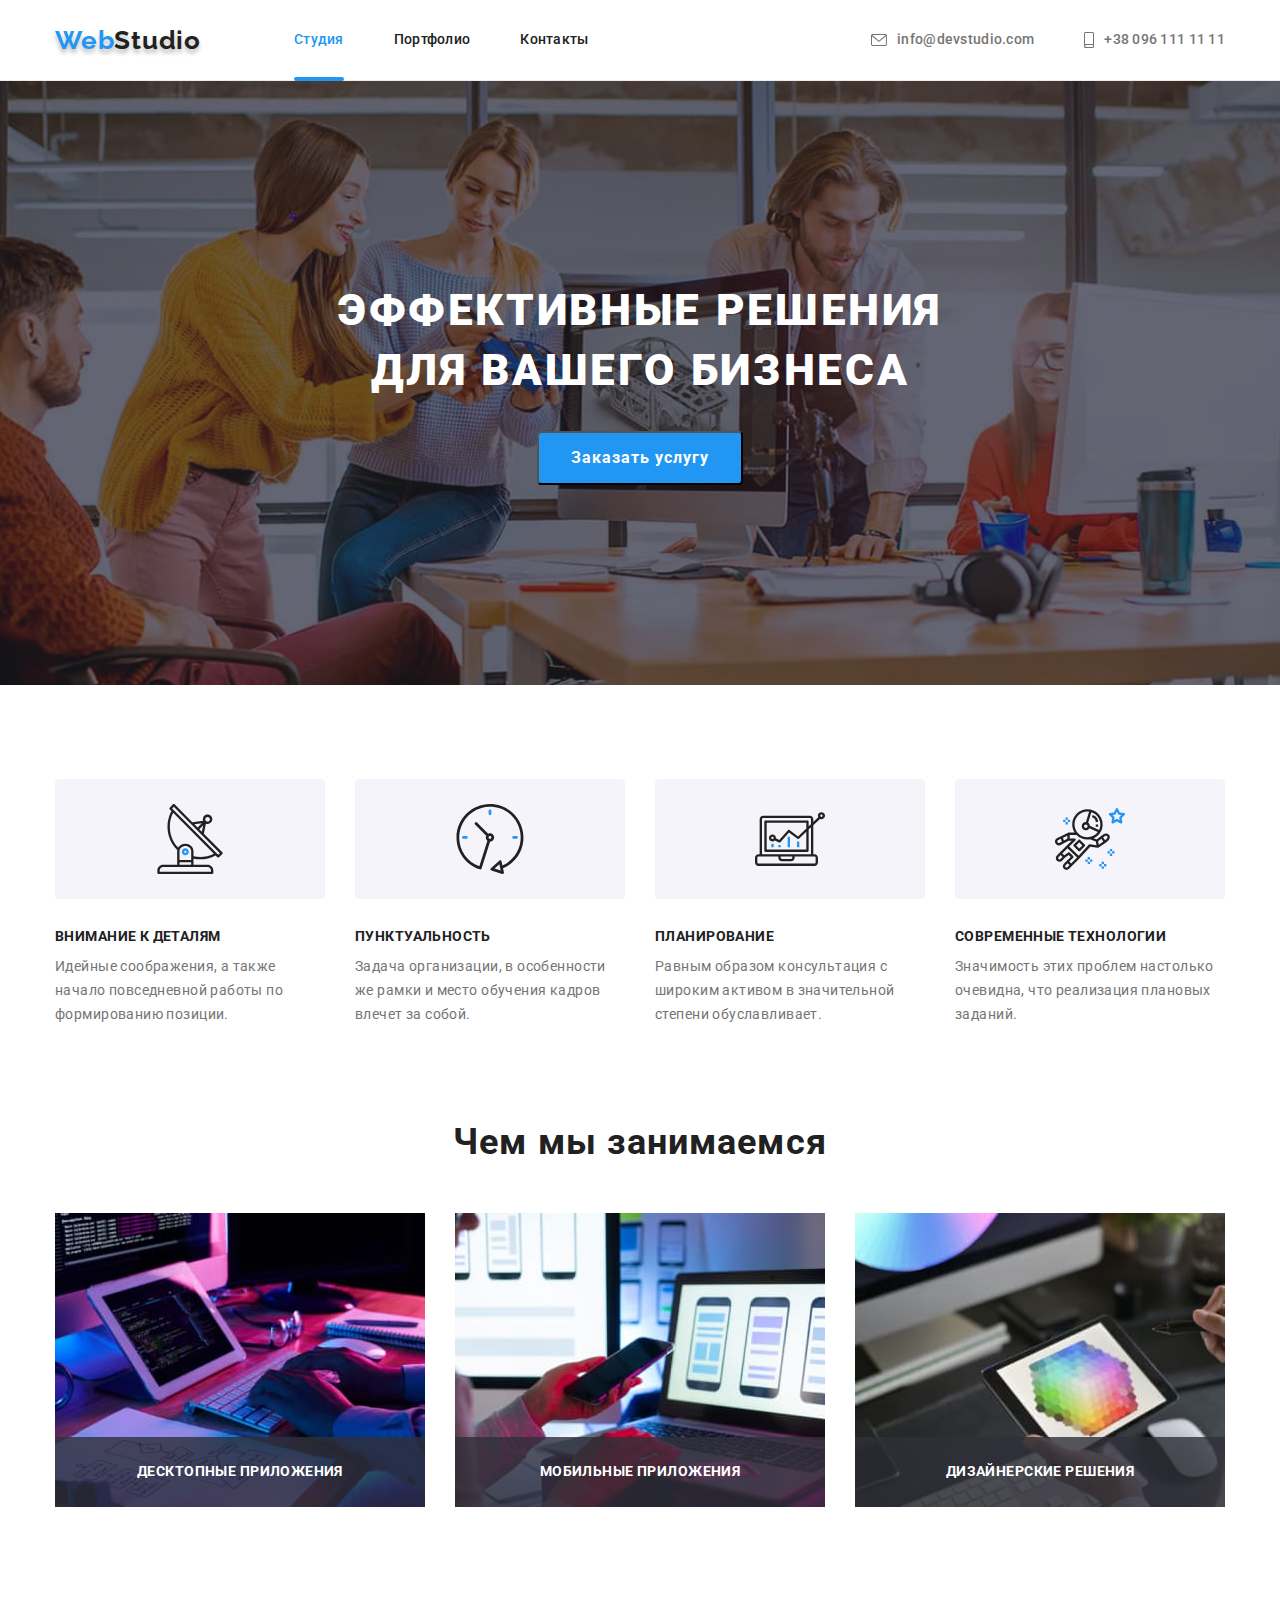
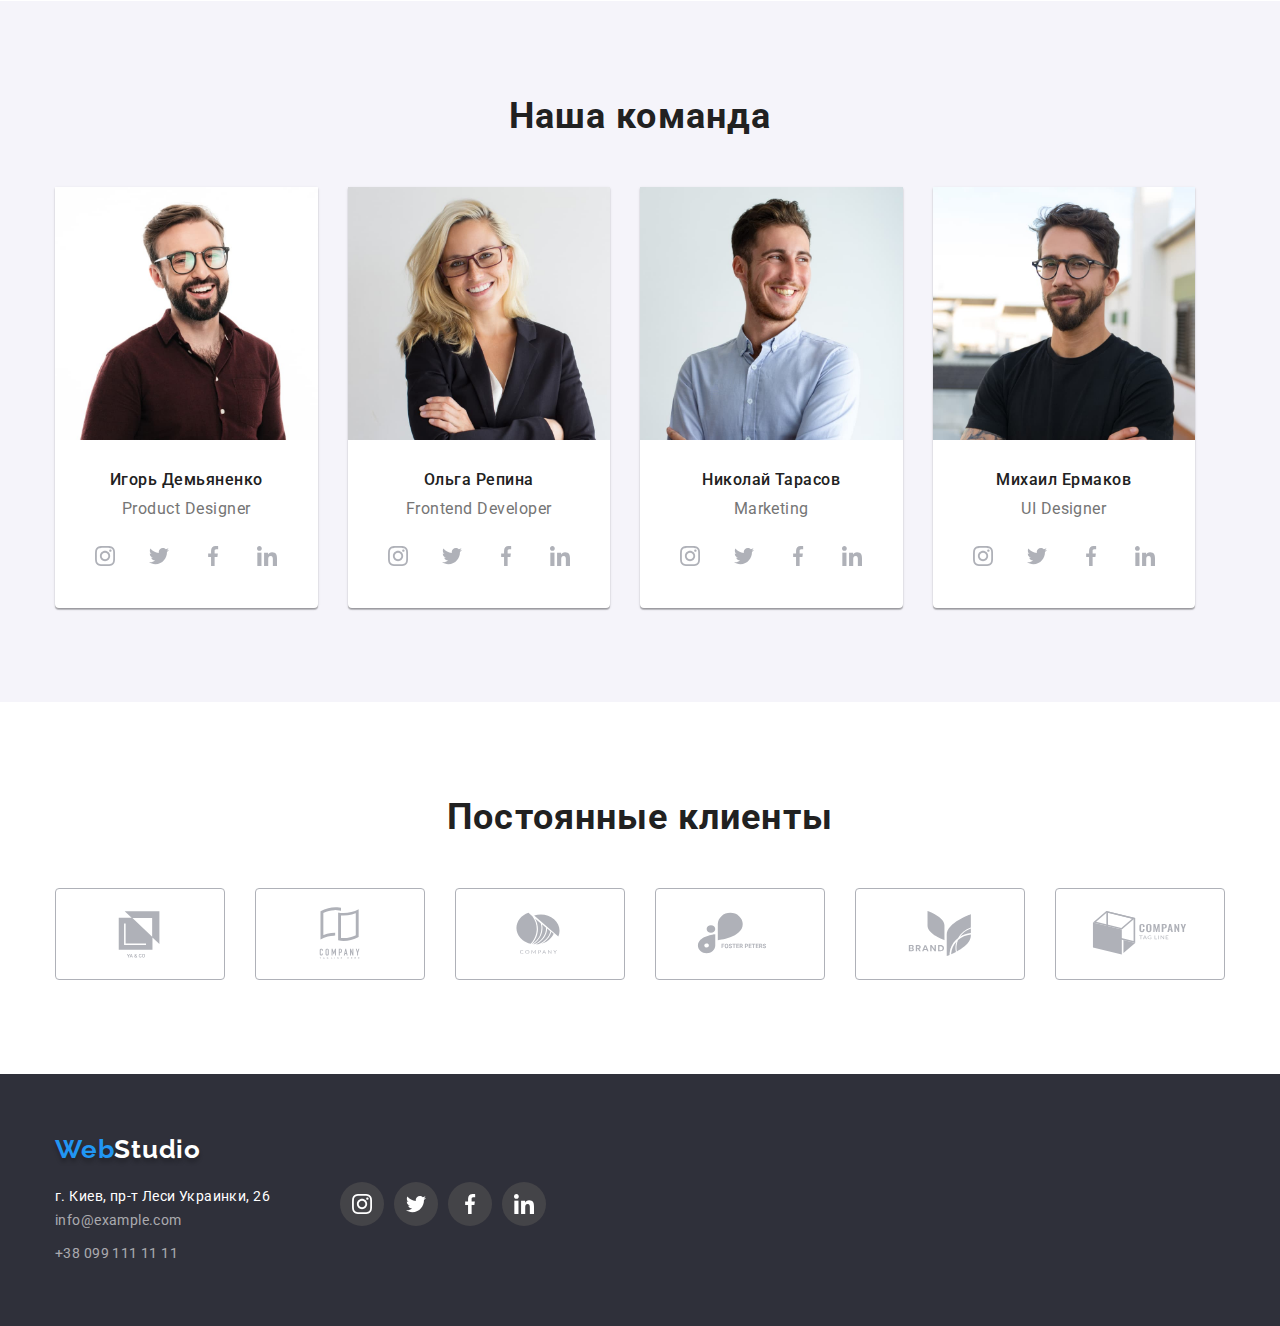
<file: index.html>
<!DOCTYPE html>
<html lang="en">
<head>
    <meta charset="UTF-8">
    <meta http-equiv="X-UA-Compatible" content="IE=edge">
    <meta name="viewport" content="width=device-width, initial-scale=1.0">
    <title>Studija</title>
    <link rel="preconnect" href="https://fonts.googleapis.com">
    <link rel="preconnect" href="https://fonts.gstatic.com" crossorigin>
    <link href="https://fonts.googleapis.com/css2?family=Raleway:wght@700&family=Roboto:wght@400;500;700;900&display=swap" rel="stylesheet">
    <link rel="stylesheet" href="https://cdnjs.cloudflare.com/ajax/libs/modern-normalize/1.1.0/modern-normalize.min.css">
    <link rel="stylesheet" href="https://cdnjs.cloudflare.com/ajax/libs/animate.css/4.1.1/animate.min.css"/>
    <link href="https://unpkg.com/aos@2.3.1/dist/aos.css" rel="stylesheet">
    <link rel="stylesheet" href="./css/styles.css">
</head>
<body>
    <header class="header">
        <div class="container">
        <a class="header-logo logo" href="">Web<span>Studio</span></a>
        <nav>
            <ul class="header-nav list">
                <li class="header-nav-item"><a href="" class="link-current">Студия</a></li>
                <li class="header-nav-item"><a href="./portfolio.html" target="_blank" class="header-link link">Портфолио</a></li>
                <li class="header-nav-item"><a href="" class="header-link link">Контакты</a></li>
            </ul>
        </nav>
        <ul class="header-list list">
            <li class="header-item">
                <a href="mailto:info@devstudio.com"  class="contact-link">
                    <svg class="contact-link-icon" width="16" height="12">
                        <use href="./images/icons.svg/symbol-defs.svg#icon-envelope"></use>
                    </svg>info@devstudio.com</a>
            </li>
            <li class="header-item">
                <a href="tel:+380961111111" class="contact-link">
                    <svg class="contact-link-icon" width="10" height="16">
                        <use href="./images/icons.svg/symbol-defs.svg#icon-smartphone"></use>
                    </svg>+38 096 111 11 11</a>
            </li>
        </ul>
        </div>
    </header>
    <main class="main-content">
        <section class="hero">
            <div class="container">
                <h1 class="hero-list">Эффективные решения для вашего бизнеса</h1>
                <button type="button" class="hero-btn" data-modal-open>Заказать услугу</button>
            </div>
        </section>
        <section class="featurs">
            <div class="container">
            <h2 class="feature-title visually-hidden">Наши особенности</h2>
            <ul class="feature-list list">
                <li class="feature-item">
                    <div class="feature-item-icon">
                        <svg class="feature-icon" width="70" height="70">
                            <use href="./images/icons.svg/symbol-defs.svg#icon-antenna"></use>
                        </svg>
                    </div>
                    <h3 class="title">Внимание к деталям</h3>
                    <p class="feature-text">Идейные соображения, а также начало повседневной работы по формированию позиции.</p>
                </li>
                <li class="feature-item">
                    <div class="feature-item-icon">
                        <svg class="feature-icon" width="70" height="70">
                            <use href="./images/icons.svg/symbol-defs.svg#icon-clock"></use>
                        </svg>
                    </div>
                    <h3 class="title">Пунктуальность</h3>
                    <p class="feature-text">Задача организации, в особенности же рамки и место обучения кадров влечет за собой.</p>
                </li>
                <li class="feature-item">
                    <div class="feature-item-icon">
                        <svg class="feature-icon" width="70" height="70">
                            <use href="./images/icons.svg/symbol-defs.svg#icon-diagram"></use>
                        </svg>
                    </div>
                    <h3 class="title">Планирование</h3>
                    <p class="feature-text">Равным образом консультация с широким активом в значительной степени обуславливает.</p>
                </li>
                <li class="feature-item">
                    <div class="feature-item-icon">
                        <svg class="feature-icon" width="70" height="70">
                            <use href="./images/icons.svg/symbol-defs.svg#icon-astronaut"></use>
                        </svg>
                    </div>
                    <h3 class="title">Современные технологии</h3>
                    <p class="feature-text">Значимость этих проблем настолько очевидна, что реализация плановых заданий.</p>
                </li>
            </ul>
            </div>
        </section>
        <section class="projects">
            <div class="container">
            <h2 class="project-title">Чем мы занимаемся</h2>
            <ul class="project-list list">
                <div class="project-top">
                    <li class="project-item"><img src="./images/box1.jpg" alt="Разработка ПО" width="370">
                        <p class="project-top-text">Десктопные приложения</p>
                    </li>
                </div>
                <div class="project-top">
                    <li class="project-item"><img src="./images/box2.jpg" alt="Мобильные приложения" width="370">
                        <p class="project-top-text">Мобильные приложения</p>
                    </li>
                </div>
                <div class="project-top">
                    <li class="project-item"><img src="./images/box3.jpg" alt="Дизайн" width="370">
                        <p class="project-top-text">Дизайнерские решения</p>
                    </li>
                </div>
            </ul>
            </div>
        </section>
        <section class="command">
            <div class="container">
            <h2 class="command-title">Наша команда</h2>
            <ul class="command-list list">
                <li class="command-item">
                    <img class="command-foto" src="./images/product-designer.jpg" alt="Игорь Демьяненко" width="270">
                    <div class="command-text">
                        <h3 class="command-name">Игорь Демьяненко</h3>
                        <p class="command-work">Product Designer</p>
                        <ul class="command-soc-list list">
                            <li class="command-soc-item">
                                <a href="" class="command-soc-link">
                                    <svg class="command-soc-icon" width="20" height="20">
                                        <use href="./images/icons.svg/symbol-defs.svg#icon-instagram"></use>
                                    </svg>
                                </a>
                            </li>
                            <li class="command-soc-item">
                                <a href="" class="command-soc-link">
                                    <svg class="command-soc-icon" width="20" height="20">
                                        <use href="./images/icons.svg/symbol-defs.svg#icon-twitter"></use>
                                    </svg>
                                </a>
                            </li>
                            <li class="command-soc-item">
                                <a href="" class="command-soc-link">
                                    <svg class="command-soc-icon" width="20" height="20">
                                        <use href="./images/icons.svg/symbol-defs.svg#icon-facebook"></use>
                                    </svg>
                                </a>
                            </li>
                            <li class="command-soc-item">
                                <a href="" class="command-soc-link">
                                    <svg class="command-soc-icon" width="20" height="20">
                                        <use href="./images/icons.svg/symbol-defs.svg#icon-linkedin"></use>
                                    </svg>
                                </a>
                            </li>
                        </ul>
                    </div>
                </li>
                <li class="command-item">
                    <img class="command-foto" src="./images/frontend-developer.jpg" alt="Ольга Репина" width="270">
                    <div class="command-text">
                        <h3 class="command-name">Ольга Репина</h3>
                        <p class="command-work">Frontend Developer</p>
                        <ul class="command-soc-list list">
                            <li class="command-soc-item">
                                <a href="" class="command-soc-link">
                                    <svg class="command-soc-icon" width="20" height="20">
                                        <use href="./images/icons.svg/symbol-defs.svg#icon-instagram"></use>
                                    </svg>
                                </a>
                            </li>
                            <li class="command-soc-item">
                                <a href="" class="command-soc-link">
                                    <svg class="command-soc-icon" width="20" height="20">
                                        <use href="./images/icons.svg/symbol-defs.svg#icon-twitter"></use>
                                    </svg>
                                </a>
                            </li>
                            <li class="command-soc-item">
                                <a href="" class="command-soc-link">
                                    <svg class="command-soc-icon" width="20" height="20">
                                        <use href="./images/icons.svg/symbol-defs.svg#icon-facebook"></use>
                                    </svg>
                                </a>
                            </li>
                            <li class="command-soc-item">
                                <a href="" class="command-soc-link">
                                    <svg class="command-soc-icon" width="20" height="20">
                                        <use href="./images/icons.svg/symbol-defs.svg#icon-linkedin"></use>
                                    </svg>
                                </a>
                            </li>
                        </ul>
                    </div>
                </li>
                <li class="command-item">
                    <img class="command-foto" src="./images/marketing.jpg" alt="Николай Тарасов" width="270">
                    <div class="command-text">
                        <h3 class="command-name">Николай Тарасов</h3>
                        <p class="command-work">Marketing</p>
                        <ul class="command-soc-list list">
                            <li class="command-soc-item">
                                <a href="" class="command-soc-link">
                                    <svg class="command-soc-icon" width="20" height="20">
                                        <use href="./images/icons.svg/symbol-defs.svg#icon-instagram"></use>
                                    </svg>
                                </a>
                            </li>
                            <li class="command-soc-item">
                                <a href="" class="command-soc-link">
                                    <svg class="command-soc-icon" width="20" height="20">
                                        <use href="./images/icons.svg/symbol-defs.svg#icon-twitter"></use>
                                    </svg>
                                </a>
                            </li>
                            <li class="command-soc-item">
                                <a href="" class="command-soc-link">
                                    <svg class="command-soc-icon" width="20" height="20">
                                        <use href="./images/icons.svg/symbol-defs.svg#icon-facebook"></use>
                                    </svg>
                                </a>
                            </li>
                            <li class="command-soc-item">
                                <a href="" class="command-soc-link">
                                    <svg class="command-soc-icon" width="20" height="20">
                                        <use href="./images/icons.svg/symbol-defs.svg#icon-linkedin"></use>
                                    </svg>
                                </a>
                            </li>
                        </ul>
                    </div>
                </li>
                <li class="command-item">
                    <img class="command-foto" src="./images/designer.jpg" alt="Михаил Ермаков" width="270">
                    <div class="command-text">
                        <h3 class="command-name">Михаил Ермаков</h3>
                        <p class="command-work">UI Designer</p>
                        <ul class="command-soc-list list">
                            <li class="command-soc-item">
                                <a href="" class="command-soc-link">
                                    <svg class="command-soc-icon" width="20" height="20">
                                        <use href="./images/icons.svg/symbol-defs.svg#icon-instagram"></use>
                                    </svg>
                                </a>
                            </li>
                            <li class="command-soc-item">
                                <a href="" class="command-soc-link">
                                    <svg class="command-soc-icon" width="20" height="20">
                                        <use href="./images/icons.svg/symbol-defs.svg#icon-twitter"></use>
                                    </svg>
                                </a>
                            </li>
                            <li class="command-soc-item">
                                <a href="" class="command-soc-link">
                                    <svg class="command-soc-icon" width="20" height="20">
                                        <use href="./images/icons.svg/symbol-defs.svg#icon-facebook"></use>
                                    </svg>
                                </a>
                            </li>
                            <li class="command-soc-item">
                                <a href="" class="command-soc-link">
                                    <svg class="command-soc-icon" width="20" height="20">
                                        <use href="./images/icons.svg/symbol-defs.svg#icon-linkedin"></use>
                                    </svg>
                                </a>
                            </li>
                        </ul>
                    </div>
                </li>
            </ul>
            </div>
        </section>
        <section class="clients">
            <div class="container">
                <h2 class="client-title">Постоянные клиенты</h2>
                <ul class="client-list list">
                    <li class="client-item">
                        <a href="" class="client-link-icon">
                            <svg class="client-icon" width="106" height="60">
                                <use href="./images/icons.svg/symbol-defs.svg#icon-logo1"></use>
                            </svg>
                        </a>
                    </li>
                    <li class="client-item">
                        <a href="" class="client-link-icon">
                            <svg class="client-icon" width="106" height="60">
                                <use href="./images/icons.svg/symbol-defs.svg#icon-logo2"></use>
                            </svg>
                        </a>
                    </li>
                    <li class="client-item">
                        <a href="" class="client-link-icon">
                            <svg class="client-icon" width="106" height="60">
                                <use href="./images/icons.svg/symbol-defs.svg#icon-logo3"></use>
                            </svg>
                        </a>
                    </li>
                    <li class="client-item">
                        <a href="" class="client-link-icon">
                            <svg class="client-icon" width="106" height="60">
                                <use href="./images/icons.svg/symbol-defs.svg#icon-logo4"></use>
                            </svg>
                        </a>
                    </li>
                    <li class="client-item">
                        <a href="" class="client-link-icon">
                            <svg class="client-icon" width="106" height="60">
                                <use href="./images/icons.svg/symbol-defs.svg#icon-logo5"></use>
                            </svg>
                        </a>
                    </li>
                    <li class="client-item">
                        <a href="" class="client-link-icon">
                            <svg class="client-icon" width="106" height="60">
                                <use href="./images/icons.svg/symbol-defs.svg#icon-logo6"></use>
                            </svg>
                        </a>
                    </li>
                </ul>
            </div>
        </section>
    </main>
    <footer>
        <div class="container">
            <div class="footer-left">
                <a class="logo" href="">Web<span class="footer-logo">Studio</span></a>
                <address class="footer-contact">
                    <p>г. Киев, пр-т Леси Украинки, 26</p>
                    <ul class="footer-list list">
                        <li class="footer-item"><a href="mailto:info@example.com" class="footer-contact-link">info@example.com</a></li>
                        <li class="footer-item"><a href="tel:+380991111111" class="footer-contact-link">+38 099 111 11 11</a></li>
                    </ul>
                </address>
            </div>
            <div class="footer-social">
                <h2 class="footer-social-title" data-aos="zoom-out-up">Присоединяйтесь</h2>
                <ul class="footer-soc-list list">
                    <li class="footer-soc-item">
                        <a href="" class="footer-soc-link">
                            <svg class="footer-soc-icon" width="20" height="20">
                                <use href="./images/icons.svg/symbol-defs.svg#icon-instagram"></use>
                            </svg>
                        </a>
                    </li>
                    <li class="footer-soc-item">
                        <a href="" class="footer-soc-link">
                            <svg class="footer-soc-icon" width="20" height="20">
                                <use href="./images/icons.svg/symbol-defs.svg#icon-twitter"></use>
                            </svg>
                        </a>
                    </li>
                    <li class="footer-soc-item">
                        <a href="" class="footer-soc-link">
                            <svg class="footer-soc-icon" width="20" height="20">
                                <use href="./images/icons.svg/symbol-defs.svg#icon-facebook"></use>
                            </svg>
                        </a>
                    </li>
                    <li class="footer-soc-item">
                        <a href="" class="footer-soc-link">
                            <svg class="footer-soc-icon" width="20" height="20">
                                <use href="./images/icons.svg/symbol-defs.svg#icon-linkedin"></use>
                            </svg>
                        </a>
                    </li>
                </ul>
            </div> 
        </div>    
    </footer>
    <div class="backdrop is-hidden" data-modal>
        <div class="modal">
            <button type="button" class="modal-close-btn" data-modal-close>
                <svg class="modal-close-icon" width="18" height="18">
                    <use href="./images/icons.svg/symbol-defs.svg#icon-close-black"></use>
                </svg>
            </button>
        </div>
    </div>
    <script src="https://unpkg.com/aos@2.3.1/dist/aos.js"></script>
    <script>
        AOS.init();
      </script>
      <script src="./js/modal.js"></script>
</body>
</html>
</file>
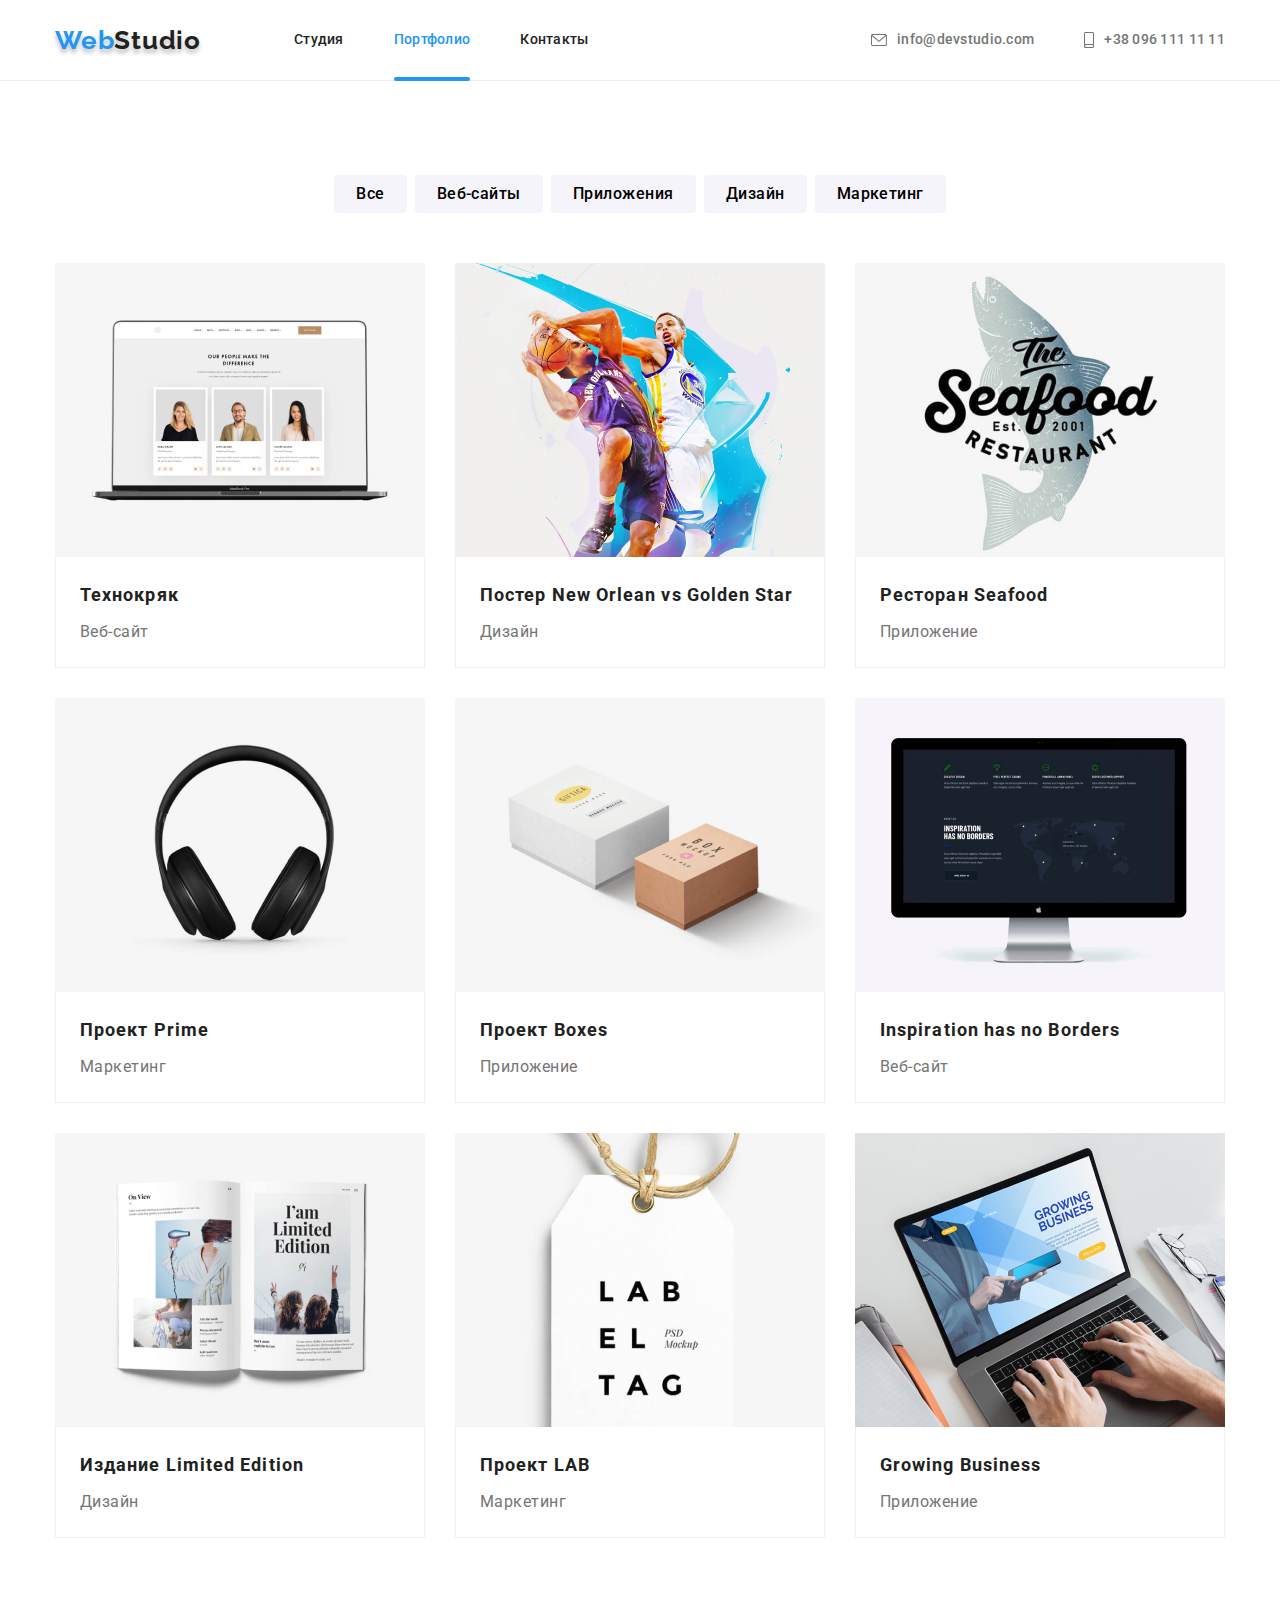
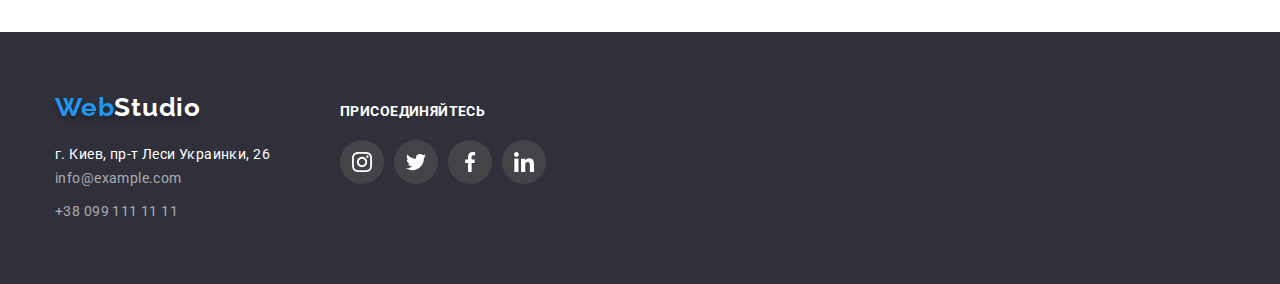
<file: portfolio.html>
<!DOCTYPE html>
<html lang="en">
<head>
    <meta charset="UTF-8">
    <meta http-equiv="X-UA-Compatible" content="IE=edge">
    <meta name="viewport" content="width=device-width, initial-scale=1.0">
    <title>Portfolio</title>
    <link rel="preconnect" href="https://fonts.googleapis.com">
    <link rel="preconnect" href="https://fonts.gstatic.com" crossorigin>
    <link href="https://fonts.googleapis.com/css2?family=Raleway:wght@700&family=Roboto:wght@400;500;700;900&display=swap" rel="stylesheet">
    <link rel="stylesheet" href="https://cdnjs.cloudflare.com/ajax/libs/modern-normalize/1.1.0/modern-normalize.min.css">
    <link rel="stylesheet" href="./css/styles.css">
</head>
<body class="portfolio">
    <header class="header">
        <div class="container">
        <a class="header-logo logo" href="">Web<span>Studio</span></a>
        <nav>
            <ul class="header-nav list">
                <li class="header-nav-item"><a href="./index.html" target="_blank" class=" header-link link">Студия</a></li>
                <li class="header-nav-item"><a href="" class="link-current link" >Портфолио</a></li>
                <li class="header-nav-item"><a href="" class=" header-link link">Контакты</a></li>
            </ul>
        </nav>
        <ul class="header-list list">
            <li class="header-item">
                <a href="mailto:info@devstudio.com"  class="contact-link">
                    <svg class="contact-link-icon" width="16" height="12">
                        <use href="./images/icons.svg/symbol-defs.svg#icon-envelope"></use>
                    </svg>info@devstudio.com</a>
            </li>
            <li class="header-item">
                <a href="tel:+380961111111" class="contact-link">
                    <svg class="contact-link-icon" width="10" height="16">
                        <use href="./images/icons.svg/symbol-defs.svg#icon-smartphone"></use>
                    </svg>+38 096 111 11 11</a>
            </li>
        </ul>
        </div>
    </header>
    <main>
        <section class="buttons-portfolio">
            <div class="container">
                <ul class="buttons-list list">
                    <li class="buttons-item">
                        <h2><button type="button" class="portfolio-btn">Все</button></h2>
                    </li>
                    <li class="buttons-item">
                        <h2><button type="button" class="portfolio-btn">Веб-сайты</button></h2>
                    </li>
                    <li class="buttons-item">
                        <h2><button type="button" class="portfolio-btn">Приложения</button></h2>
                    </li>
                    <li class="buttons-item">
                        <h2><button type="button" class="portfolio-btn">Дизайн</button></h2>
                    </li>
                    <li class="buttons-item">
                        <h2><button type="button" class="portfolio-btn">Маркетинг</button></h2>
                    </li>
                </ul>
                <ul class="projects-list-portfolio list">
                    <li class="project-item-portfolio">
                        <a href="" class="project-link-portfolio">
                            <div class="project-top-wrap">
                                <img src="./images/technocrack.jpg" alt="Технокряк" width="370">
                                <p class="project-top-text-pf">Ресурс предлагает комплексные предложения с разным уровнем функционала и сервисов. Все это позволит посетителю получить исчерпывающие сведения о компании или частном лице.</p>
                            </div>
                                <div class="projects-portfolio">
                                <h3 class="project-name-pf">Технокряк</h3>
                                <p class="project-text-portfolio">Веб-сайт</p>
                            </div>
                        </a>
                    </li>
                    <li class="project-item-portfolio">
                        <a href="" class="project-link-portfolio">
                            <div class="project-top-wrap">
                                <img src="./images/new-orlean-vs-golden-star.jpg" alt="Постер New Orlean vs Golden Star" width="370">
                                <p class="project-top-text-pf">Ресурс предлагает комплексные предложения с разным уровнем функционала и сервисов. Все это позволит посетителю получить исчерпывающие сведения о компании или частном лице.</p>
                            </div>
                            <div class="projects-portfolio">
                                <h3 class="project-name-pf">Постер New Orlean vs Golden Star</h3>
                                <p class="project-text-portfolio">Дизайн</p>
                            </div>
                        </a>
                        </li>
                    <li class="project-item-portfolio">
                        <a href="" class="project-link-portfolio">
                            <div class="project-top-wrap">
                                <img src="./images/seafood.jpg" alt="Ресторан Seafood" width="370">
                                <p class="project-top-text-pf">Ресурс предлагает комплексные предложения с разным уровнем функционала и сервисов. Все это позволит посетителю получить исчерпывающие сведения о компании или частном лице.</p>
                            </div>
                            <div class="projects-portfolio">
                                <h3 class="project-name-pf">Ресторан Seafood</h3>
                                <p class="project-text-portfolio">Приложение</p>
                            </div>
                        </a>
                    </li>
                    <li class="project-item-portfolio">
                        <a href="" class="project-link-portfolio">
                            <div class="project-top-wrap">
                                <img src="./images/prime.jpg" alt="Проект Prime" width="370">
                                <p class="project-top-text-pf">Ресурс предлагает комплексные предложения с разным уровнем функционала и сервисов. Все это позволит посетителю получить исчерпывающие сведения о компании или частном лице.</p>
                            </div>
                            <div class="projects-portfolio">
                                <h3 class="project-name-pf">Проект Prime</h3>
                                <p class="project-text-portfolio">Маркетинг</p>
                            </div>
                        </a>
                    </li>
                    <li class="project-item-portfolio">
                        <a href="" class="project-link-portfolio">
                            <div class="project-top-wrap">
                                <img src="./images/boxes.jpg" alt="Проект Boxes" width="370">
                                <p class="project-top-text-pf">Ресурс предлагает комплексные предложения с разным уровнем функционала и сервисов. Все это позволит посетителю получить исчерпывающие сведения о компании или частном лице.</p>
                            </div>
                            <div class="projects-portfolio">
                                <h3 class="project-name-pf">Проект Boxes</h3>
                                <p class="project-text-portfolio">Приложение</p>
                            </div>
                        </a>
                    </li>
                    <li class="project-item-portfolio">
                        <a href="" class="project-link-portfolio">
                            <div class="project-top-wrap">
                                <img src="./images/inspiration.jpg" alt="Inspiration has no Borders" width="370">
                                <p class="project-top-text-pf">Ресурс предлагает комплексные предложения с разным уровнем функционала и сервисов. Все это позволит посетителю получить исчерпывающие сведения о компании или частном лице.</p>
                            </div>
                            <div class="projects-portfolio">
                                <h3 class="project-name-pf">Inspiration has no Borders</h3>
                                <p class="project-text-portfolio">Веб-сайт</p>
                            </div>
                        </a>
                    </li>
                    <li class="project-item-portfolio">
                        <a href="" class="project-link-portfolio">
                            <div class="project-top-wrap">
                                <img src="./images/limited-edition.jpg" alt="Издание Limited Edition" width="370">
                                <p class="project-top-text-pf">Ресурс предлагает комплексные предложения с разным уровнем функционала и сервисов. Все это позволит посетителю получить исчерпывающие сведения о компании или частном лице.</p>
                            </div>
                            <div class="projects-portfolio">
                                <h3 class="project-name-pf">Издание Limited Edition</h3>
                                <p class="project-text-portfolio">Дизайн</p>
                            </div>
                        </a>
                    </li>
                    <li class="project-item-portfolio">
                        <a href="" class="project-link-portfolio">
                            <div class="project-top-wrap">
                                <img src="./images/lab.jpg" alt="Проект LAB" width="370">
                                <p class="project-top-text-pf">Ресурс предлагает комплексные предложения с разным уровнем функционала и сервисов. Все это позволит посетителю получить исчерпывающие сведения о компании или частном лице.</p>
                            </div>
                            <div class="projects-portfolio">
                                <h3 class="project-name-pf">Проект LAB</h3>
                                <p class="project-text-portfolio">Маркетинг</p>
                            </div>
                        </a>
                    </li>
                    <li class="project-item-portfolio">
                        <a href="" class="project-link-portfolio">
                            <div class="project-top-wrap">
                                <img src="./images/growing-business.jpg" alt="Growing Business" width="370">
                                <p class="project-top-text-pf">Ресурс предлагает комплексные предложения с разным уровнем функционала и сервисов. Все это позволит посетителю получить исчерпывающие сведения о компании или частном лице.</p>
                            </div>
                            <div class="projects-portfolio">
                                <h3 class="project-name-pf">Growing Business</h3>
                                <p class="project-text-portfolio">Приложение</p>
                            </div>
                        </a>
                    </li>
                </ul>
            </div>
        </section>
    </main>
    <footer>
        <div class="container">
            <div class="footer-left">
                <a class="logo" href="">Web<span class="footer-logo">Studio</span></a>
                <address class="footer-contact">
                    <p>г. Киев, пр-т Леси Украинки, 26</p>
                    <ul class="footer-list list">
                        <li class="footer-item"><a href="mailto:info@example.com" class="footer-contact-link">info@example.com</a></li>
                        <li class="footer-item"><a href="tel:+380991111111" class="footer-contact-link">+38 099 111 11 11</a></li>
                    </ul>
                </address>
            </div>
            <div class="footer-social">
                <h2 class="footer-social-title">Присоединяйтесь</h2>
                <ul class="footer-soc-list list">
                    <li class="footer-soc-item">
                        <a href="" class="footer-soc-link">
                            <svg class="footer-soc-icon" width="20" height="20">
                                <use href="./images/icons.svg/symbol-defs.svg#icon-instagram"></use>
                            </svg>
                        </a>
                    </li>
                    <li class="footer-soc-item">
                        <a href="" class="footer-soc-link">
                            <svg class="footer-soc-icon" width="20" height="20">
                                <use href="./images/icons.svg/symbol-defs.svg#icon-twitter"></use>
                            </svg>
                        </a>
                    </li>
                    <li class="footer-soc-item">
                        <a href="" class="footer-soc-link">
                            <svg class="footer-soc-icon" width="20" height="20">
                                <use href="./images/icons.svg/symbol-defs.svg#icon-facebook"></use>
                            </svg>
                        </a>
                    </li>
                    <li class="footer-soc-item">
                        <a href="" class="footer-soc-link">
                            <svg class="footer-soc-icon" width="20" height="20">
                                <use href="./images/icons.svg/symbol-defs.svg#icon-linkedin"></use>
                            </svg>
                        </a>
                    </li>
                </ul>
            </div> 
        </div>    
    </footer>
</body>
</html>
</file>
<file: css/styles.css>
:root {
    --primary-text-color: #212121;
    --secondary-text-color: #2196F3;
    --primary-text-font: 'Roboto';
    --background-origin: #FFFFFF; 
    --typical-margin: 30px;
    --time-animation: cubic-bezier(0.4, 0, 0.2, 1);
}

body {
    color: var(--primary-text-color);
    font-family: var(--primary-text-font);
    background: var(--background-origin);
}

p, 
h1,
h2,
h3,
h4 {
    margin: 0;
}

/*Стилізація списку*/
ul, ol {
    margin: 0;
    padding-left: 0;
}
/*Відміна крапочок у списках*/
.list {
    list-style-type: none;
}

/* Відміна підчерку у ссилці */
a {
    text-decoration: none;
}

button {
    cursor: pointer;
}
img {
    display: block;
    width: 100%;
}
.container {
    width: 1200px;
    padding-left: 15px;
    padding-right: 15px;
    margin: 0 auto;
    /* outline: 1px solid red; */
}

.section {
    padding-top: 94px;
    padding-bottom: 94px;
}


/* Головна сторінка */
/* --------------------------------HEADER------------------------------------------ */
.header {
    /* padding-top: 32px;
    padding-bottom: 32px; */
    border-bottom: 1px solid rgba(236, 236, 236, 1);
}
.header .container {
    display: flex;
    align-items: center;
}
/* WebStudio */
.logo {
    font-family: 'Raleway';
    font-weight: 700;
    font-size: 26px;
    line-height:1.19;
    letter-spacing: 0.03em;
    color: var(--secondary-text-color);
    text-shadow: 0px 4px 4px rgba(0, 0, 0, 0.25);
}
span {
    color: var(--primary-text-color);
}
.header-logo {
    margin-right: 93px;
}

/*Cсилки header-nav*/
.header-nav {
    display: flex;
}
.header-list {
    display: flex;
    margin-left: auto;
}
.header-nav-item {
}
.header-nav-item:not(:last-child) {
    margin-right: 50px;
}
.header-item:not(:last-child) {
    margin-right: 50px;
}
.contact-link-icon {
   fill: currentColor;
   margin-right: 10px;
}
.link {
    color: #212121;
    font-weight: 500;
    font-size: 14px;
    line-height: 1.14;
    letter-spacing: 0.02em;
    transition: color 250ms var(--time-animation);
}
.header-nav .link:hover,
.header-nav .link:focus {
   color: var(--secondary-text-color);
}
.header-link {
    display: block;
    padding-top: 32px;
    padding-bottom: 32px;
}

.link-current {
    position: relative;
    display: flex;
    color:var(--secondary-text-color);
    font-weight: 500;
    font-size: 14px;
    line-height: 1.14;
    letter-spacing: 0.02em;
    padding-top: 32px;
    padding-bottom: 32px;
}
.link-current::after {
    content: ' ';
    display: block;
    position: absolute;
    width: 100%;
    height: 4px;
    background-color: var(--secondary-text-color);
    border-radius: 2px;
    bottom: -1px;
    
}

/*Контакти*/
.contact-link {
    display: flex;
    align-items: center;
    color: #757575;
    font-weight: 500;
    font-size: 14px;
    line-height: 1.14;
    letter-spacing: 0.02em;
    fill: var(--secondary-text-color);
    transition: color 250ms var(--time-animation),
    fill 250ms var(--time-animation);
}
.contact-link:hover,
.contact-link:focus {
    color: var(--secondary-text-color); 
    fill: currentColor;
}

/* --------------------------------MAIN------------------------------------------ */
/*Замовлення послуг*/
.hero {
    background: #2F303A;
    padding-top: 200px;
    padding-bottom: 200px;
    text-align: center;
    background-image: linear-gradient(rgba(47, 48, 58, 0.4), rgba(47, 48, 58, 0.4)), url(../images/hero.jpg);
    background-position: center;
    background-repeat: no-repeat;
    background-size: cover;
    max-width: 1600px;
    margin: 0 auto;
}

.hero-list {
    margin: 0 auto;
    color: #FFFFFF;
    text-transform: uppercase;
    font-weight: 900;
    font-size: 44px;
    line-height: 1.36;
    letter-spacing: 0.06em;
    max-width: 696px;
    height: 120px;
}
/*Кнопка*/
.hero-btn {
    color:var(--background-origin);
    background-color: var(--secondary-text-color);
    font-family: inherit;
    font-weight: 700;
    font-size: 16px;
    line-height: 1.88;
    display: inline-block;
    align-items: center;
    text-align: center;
    letter-spacing: 0.06em;
    border-radius: 4px;
    padding: 10px 32px;
    min-width: 200px;
    margin-top: 30px;
    transition: color 250ms var(--time-animation),
    background-color 250ms var(--time-animation);
}
.hero-btn:hover,
.hero-btn:focus {
    color: var(--secondary-text-color);
    background-color: var(--background-origin);
}
/* ----------------------features-------------------- */
/*Особливості*/
.visually-hidden {
    position: absolute;
    width: 1px;
    height: 1px;
    margin: -1px;
    border: 0;
    padding: 0;
    white-space: nowrap;
    clip-path: inset(100%);
    clip: rect(0 0 0 0);
    overflow: hidden;
}
.featurs,
.command {
    padding-top: 94px;
    padding-bottom: 94px;  
}
.projects {
    padding-bottom: 94px;  
}
.feature-list {
    display: flex;
    color: #757575;
    font-size: 14px;
    line-height: 1.71;
    letter-spacing: 0.03em;
}
.feature-item {
    width: 270px;
}
.feature-item:not(:last-child) {
    margin-right: 30px; 
}
/*Заголовки h2*/
.feature-title,
.project-title,
.command-title,
.client-title {
    margin-top: 0;
    margin-bottom: 50px;
    color: var(--primary-text-color);
    font-style: normal;
    font-weight: 700;
    font-size: 36px;
    line-height: 1.17;
    text-align: center;
    letter-spacing: 0.03em;
}
.title {
    margin-top: 0;
    margin-bottom: 10px;
    color: var(--primary-text-color);
    font-weight: 700;
    font-size: 14px;
    line-height: 1.14;
    letter-spacing: 0.03em;
    text-transform: uppercase;
}
.feature-item-icon {
    width: 270px;
    height: 120px;
    background: #F5F4FA;
    border-radius: 4px;
    display: flex;
    justify-content: center;
    align-items: center;
    margin-bottom: 30px;
}
/* ----------------------project-------------------- */
.project-list {
    display: flex;
    justify-content: space-between;
}
.project-top {
    position: relative;

}
.project-top-text {
    padding-top: 27px;
    padding-bottom: 27px;
    position: absolute;
    bottom: 0;
    font-weight: 700;
    font-size: 14px;
    line-height: 1.14;
    text-align: center;
    letter-spacing: 0.03em;
    text-transform: uppercase;
    color: var(--background-origin);
    background-color: rgba(47, 48, 58, 0.8);
    height: 70px;
    min-width: 370px;
}
/* .project-item:not(:last-child) {
    margin-right: 30px; } */

/* ----------------------command-------------------- */
/*Наша команда*/
.command {
    background-color: #F5F4FA;
}
.command-list {
    display: flex;
}
.command-item {
    flex-basis: calc((100% - 120px) / 4);
    box-shadow: 0px 1px 3px rgba(0, 0, 0, 0.12), 0px 1px 1px rgba(0, 0, 0, 0.14), 0px 2px 1px rgba(0, 0, 0, 0.2);
    border-radius: 0px 0px 4px 4px;
    background-color: var(--background-origin);
}
.command-item:not(:last-child) {
    margin-right: 30px; 
}
.command-text {
    padding-top: 30px;
    padding-bottom: 30px;
}
.command-name {
    margin-bottom: 10px;
    color: var(--primary-text-color);
    font-weight: 500;
    font-size: 16px;
    line-height: 1.19;
    letter-spacing: 0.03em;
    text-align: center;
}
.command-work {
    color: #757575;
    font-size: 16px;
    line-height: 1.187;
    letter-spacing: 0.03em;
    text-align: center;
    margin-bottom: 16px;
}
.command-soc-list {
    display: flex;
    justify-content: center;
}
.command-soc-item:not(:last-child) {
    margin-right: 10px;
}

.command-soc-link {
    width: 44px;
    height: 44px;
    background-color: var(--background-origin);
    border-radius: 50%;
    display: flex;
    justify-content: center;
    align-items: center;
    color: rgba(175, 177, 184, 1);
    transition: color 250ms var(--time-animation),
    background-color 250ms var(--time-animation);
}

.command-soc-link:hover,
.command-soc-link:focus {
    background-color: var(--secondary-text-color);
    color: var(--background-origin);
}
.command-soc-icon {
    fill: currentColor;
}

/* --------------------------------CLIENTS------------------------------------------ */

.clients {
    padding-top: 94px;
    padding-bottom: 94px;
}
.client-title {
    margin-bottom: 50px;
}
.client-list {
    display: flex;
}
.client-item:not(:last-child) {
    margin-right: 30px;
}
.client-link-icon {
    width: 170px;
    height: 92px;
    background: var(--background-origin);
    border: 1px solid rgba(175, 177, 184, 1);
    border-radius: 4px;
    display: flex;
    justify-content: center;
    align-items: center;
    fill: rgba(175, 177, 184, 1);
    transition: border 250ms var(--time-animation),
    border-radius 250ms var(--time-animation),
    fill 250ms var(--time-animation);
}
.client-link-icon:hover,
.client-link-icon:focus {
    border: 1px solid var(--secondary-text-color);
    border-radius: 4px;
    fill: var(--secondary-text-color);
}
/* --------------------------------FOOTER------------------------------------------ */
/*Футер*/
footer {
    padding-top: 60px;
    padding-bottom: 60px;
    background-color: #2F303A;
}
footer .container {
    display: flex;
    align-items: baseline;
}
.footer-logo {
    color: var(--background-origin);
    font-family: 'Raleway';
}
.footer-contact {
    margin-top: 20px;
    color: var(--background-origin);
    font-size: 14px;
    line-height: 1.71;
    letter-spacing: 0.03em;
    font-style: normal;
}
.footer-contact-link {
    color: rgba(255, 255, 255, 0.6);
    font-size: 14px;
    line-height: 1.71;
    letter-spacing: 0.03em;
    font-style: normal;
}
.footer-item {
    display: block;
}
.footer-item:not(:last-child) {
    margin-bottom: 9px; 
}
.footer-social {
    margin-left: 70px;
}
.footer-social-title {
    margin-bottom: 20px;
    font-size: 14px;
    line-height: 1.14;
    letter-spacing: 0.03em;
    text-transform: uppercase;
    color: var(--background-origin);
}
.footer-soc-link {
    width: 44px;
    height: 44px;
    background-color: rgba(84, 82, 82, 0.6);
    border-radius: 50%;
    display: flex;
    justify-content: center;
    align-items: center;
    fill: var(--background-origin);
    transition: background-color 250ms var(--time-animation),
    color 250ms var(--time-animation);
}
.footer-soc-link:hover,
.footer-soc-link:focus {
    background-color: var(--secondary-text-color);
    color: var(--background-origin);
}
.footer-soc-list {
    display: flex;
    justify-content: center;
}
.footer-soc-item:not(:last-child) {
    margin-right: 10px;
}
/*---------------------------------PORTFOLIO--------------------------------*/
/*Кнопки*/
.buttons-portfolio {
    padding-top: 94px;
    padding-bottom: 94px;
}
.buttons-list {  
    display: flex;
    justify-content: center;
    margin-bottom: 50px;
}
.buttons-item:not(:last-child) {
    margin-right: 8px;
}
.buttons-item {

}
.portfolio-btn {
    padding: 6px 22px;
    background: #F5F4FA;
    font-family: inherit;
    font-weight: 500;
    font-size: 16px;
    line-height: 1.63;
    letter-spacing: 0.03em;
    text-align: center;
    cursor: pointer;
    height: 38px;
    border-radius: 4px;
    border: none;
    transition: color 250ms var(--time-animation),
     background-color 250ms var(--time-animation),
     box-shadow 250ms var(--time-animation);
}
.portfolio-btn:hover,
.portfolio-btn:focus {
    color: #FFFFFF;
    background-color: #2196F3;
    box-shadow: 0px 3px 1px rgba(0, 0, 0, 0.1), 0px 1px 2px rgba(0, 0, 0, 0.08), 0px 2px 2px rgba(0, 0, 0, 0.12);
}

/*Проєкти*/
.projects-portfolio {
    padding: 20px 24px;
    border-right: 1px solid #EEEEEE;
    border-bottom: 1px solid #EEEEEE;
    border-left: 1px solid #EEEEEE;
    box-sizing: border-box;
}
.projects-list-portfolio {
   display: flex;
   flex-wrap: wrap;
   margin-left: -30px;
   margin-top: -30px;
}
.project-item-portfolio {
    flex-basis: calc(100% / 3 - 30px);
    margin-left: 30px;
    margin-top: 30px;
    background-color: var(--background-origin);
}
.project-link-portfolio {
    display:flow-root;
    transition: box-shadow 250ms var(--time-animation);
}
.project-link-portfolio:hover,
.project-link-portfolio:focus {
    box-shadow: 0px 1px 1px rgba(0, 0, 0, 0.12), 0px 4px 4px rgba(0, 0, 0, 0.06), 1px 4px 6px rgba(0, 0, 0, 0.16);
}
.project-item-portfolio:hover .project-top-text-pf {
    transform: translateY(0);
}
.project-top-wrap {
    position: relative;
    overflow: hidden;
}
.project-top-text-pf {
    position: absolute;
    top: 0;
    padding: 63px 24px;
    background-color: rgba(33, 150, 243, 0.9);
    font-size: 18px;
    line-height: 1.56;
    letter-spacing: 0.03em;
    color: var(--background-origin);
    height: 100%;
    transform: translateY(100%);
    transition: transform 250ms linear;
}
.project-name-pf {
    margin-bottom: 4px;
    color: var(--primary-text-color);
    font-weight: 700;
    font-size: 18px;
    line-height: 2;
    letter-spacing: 0.06em;
}
.project-text-portfolio {
    color: #757575;
    font-size: 16px;
    line-height: 1.88;
    letter-spacing: 0.03em;
}
/*---------------------------------MODAL--------------------------------*/
.backdrop {
    position: fixed;
    top: 0;
    width: 100%;
    height: 100%;
    background-color: rgba(0, 0, 0, 0.1);
    transition: opacity 250ms var(--time-animation),
    visibility 250ms var(--time-animation);
}
.backdrop.is-hidden .modal {
    transform: rotate(200deg);
}
.modal {
    position: absolute;
    top: 50%;
    left: 50%;
    width: 528px;
    height: 581px;
    background-color: var(--background-origin);
    border-radius: 4px;
    transition: transform 250ms;
    transform: translate(-50%, -50%) rotate(0);
    opacity: 1;
}
.modal-close-btn {
    position: absolute;
    top: 7px;
    right: 23px;
    width: 30px;
    height: 30px;
    border: 1px solid rgba(0, 0, 0, 0.1);
    background-color: var(--background-origin);
    border-radius: 50%;
    display: flex;
    justify-content: center;
    align-items: center;
}
.is-hidden {
    opacity: 0;
    pointer-events: none;
    visibility: hidden;
}
</file>
